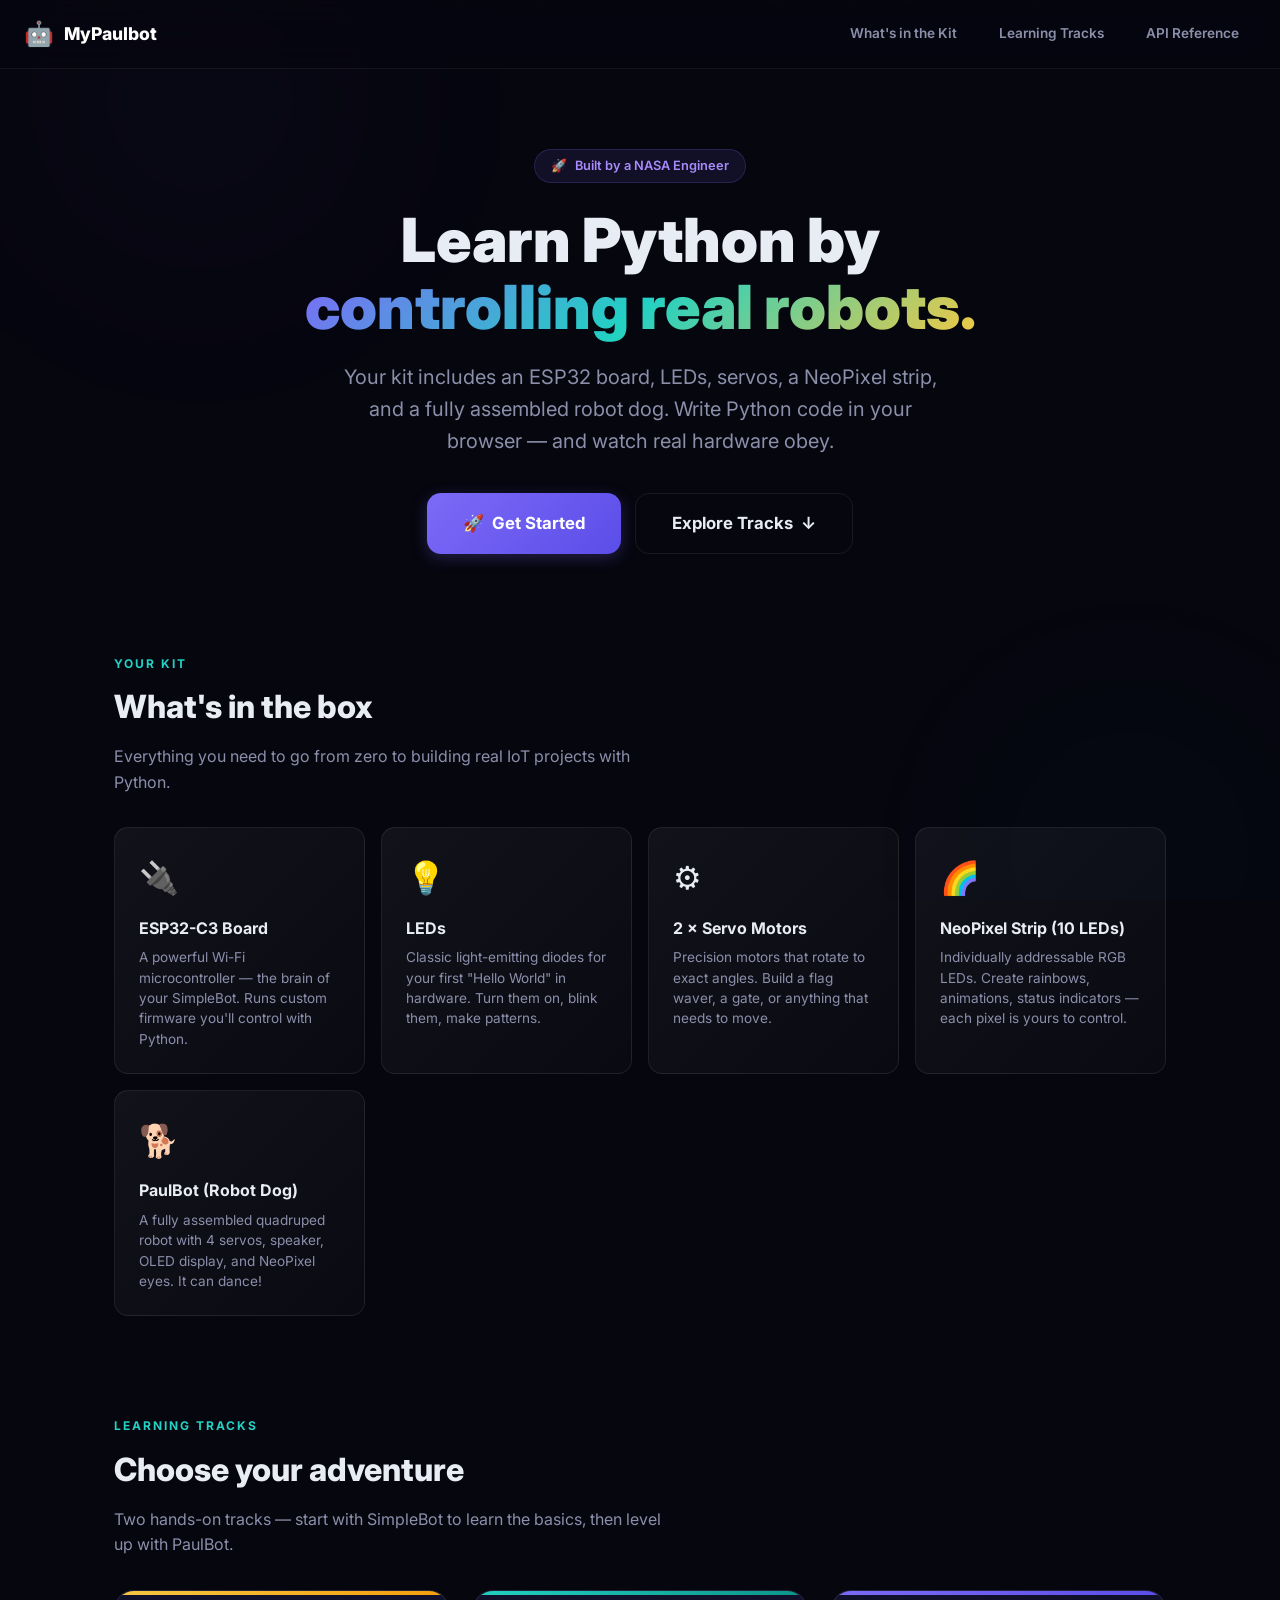
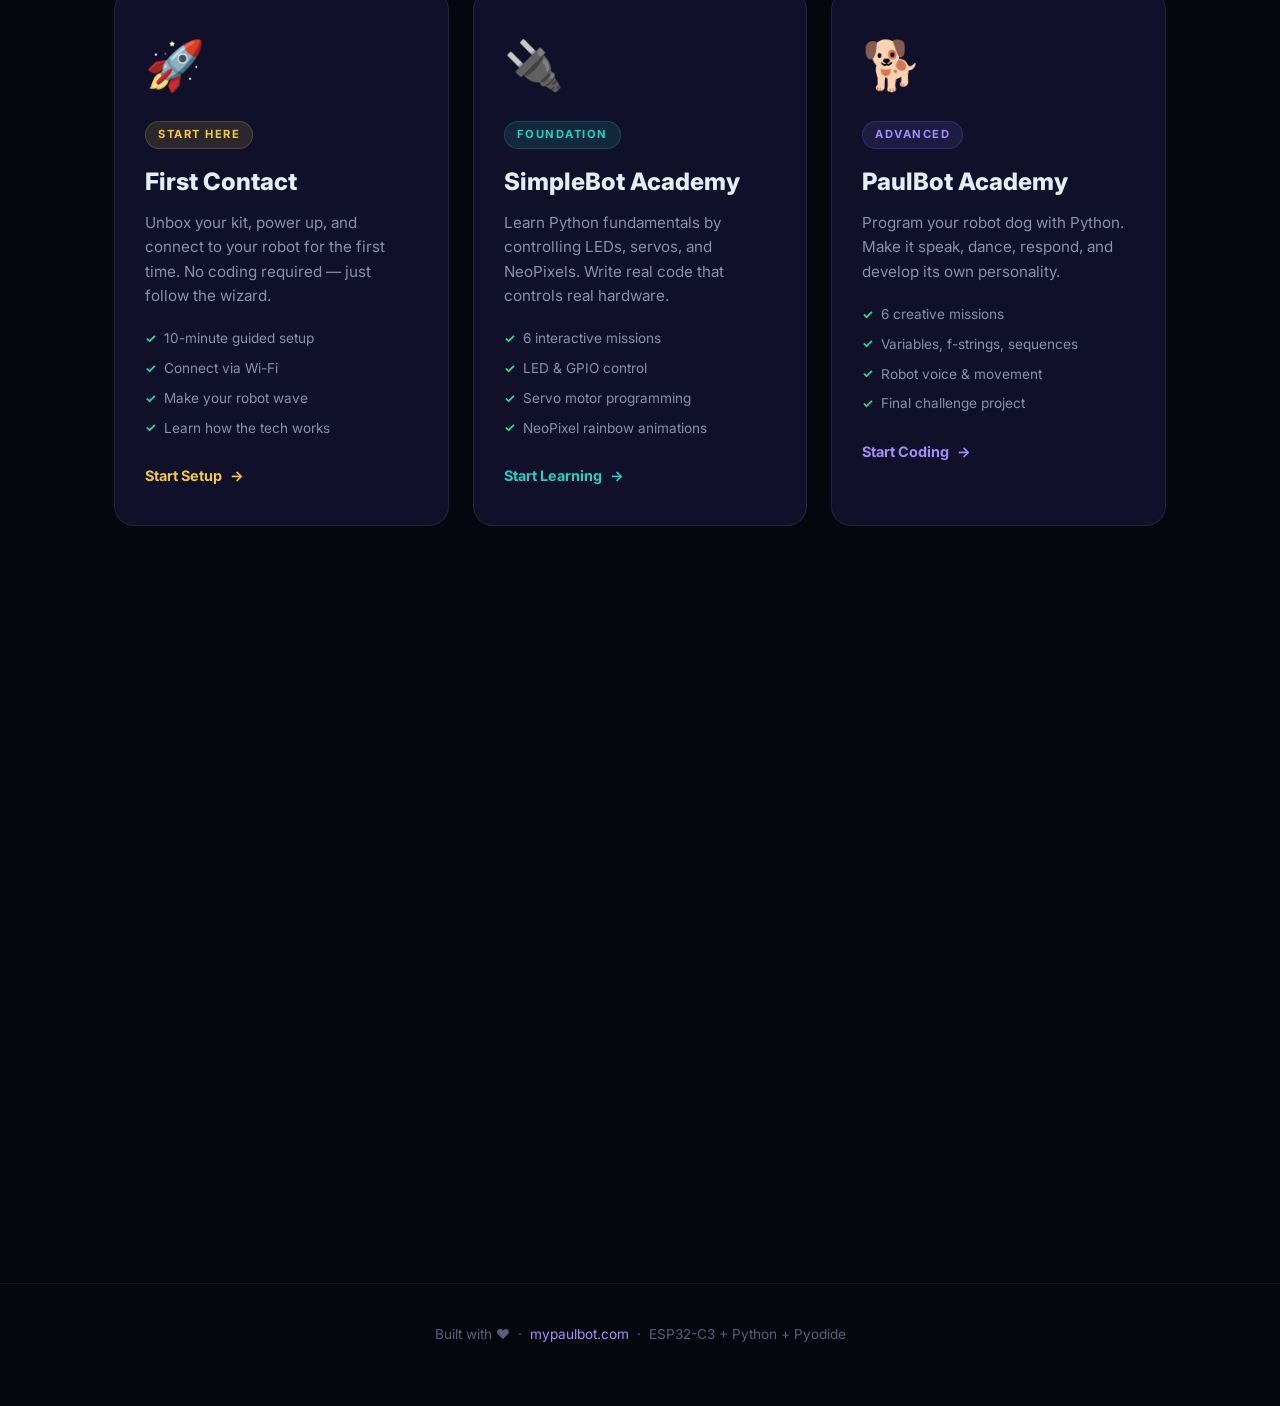
<file: index.html>
<!DOCTYPE html>
<html lang="en">
<head>
  <meta charset="UTF-8">
  <meta name="viewport" content="width=device-width, initial-scale=1.0">
  <meta name="description" content="MyPaulbot — Learn Python by controlling real robots. A hands-on STEM kit with LEDs, servos, NeoPixels, and a robot dog. Built by a NASA engineer.">
  <title>MyPaulbot — Learn Python with Real Robots</title>
  <link rel="stylesheet" href="styles.css">
  <link rel="icon" href="data:image/svg+xml,<svg xmlns='http://www.w3.org/2000/svg' viewBox='0 0 100 100'><text y='.9em' font-size='90'>🤖</text></svg>">
</head>
<body>

  <!-- Animated background -->
  <div class="bg-stars" aria-hidden="true"></div>
  <div class="float-dots" id="float-dots" aria-hidden="true"></div>

  <!-- ====== NAV ====== -->
  <nav class="hub-nav" id="hub-nav">
    <div class="hub-nav-brand">
      <span class="logo-icon">🤖</span>
      <span>MyPaulbot</span>
    </div>
    <div class="hub-nav-links">
      <a href="#kit" class="hub-nav-link">What's in the Kit</a>
      <a href="#tracks" class="hub-nav-link">Learning Tracks</a>
      <a href="#api" class="hub-nav-link">API Reference</a>
    </div>
  </nav>

  <div class="hub-container">

    <!-- ====== HERO ====== -->
    <section class="hero" id="hero">
      <div class="hero-badge">
        <span>🚀</span> Built by a NASA Engineer
      </div>

      <h1 class="hero-title">
        Learn Python by<br>
        <span class="gradient-text">controlling real robots.</span>
      </h1>

      <p class="hero-subtitle">
        Your kit includes an ESP32 board, LEDs, servos, a NeoPixel strip, and a fully assembled robot dog.
        Write Python code in your browser — and watch real hardware obey.
      </p>

      <div class="hero-cta-row">
        <a href="onboarding/index.html" class="btn btn-primary btn-large btn-pulse" id="btn-get-started">
          <span>🚀</span> Get Started
        </a>
        <a href="#tracks" class="btn btn-outline btn-large">
          Explore Tracks <span>↓</span>
        </a>
      </div>
    </section>

    <!-- ====== KIT INVENTORY ====== -->
    <section class="kit-section" id="kit" data-reveal>
      <div class="section-label">Your Kit</div>
      <h2 class="section-title">What's in the box</h2>
      <p class="section-subtitle">Everything you need to go from zero to building real IoT projects with Python.</p>

      <div class="kit-grid">
        <div class="kit-card" data-reveal>
          <div class="kit-card-icon">🔌</div>
          <div class="kit-card-title">ESP32-C3 Board</div>
          <div class="kit-card-desc">A powerful Wi-Fi microcontroller — the brain of your SimpleBot. Runs custom firmware you'll control with Python.</div>
        </div>
        <div class="kit-card" data-reveal>
          <div class="kit-card-icon">💡</div>
          <div class="kit-card-title">LEDs</div>
          <div class="kit-card-desc">Classic light-emitting diodes for your first "Hello World" in hardware. Turn them on, blink them, make patterns.</div>
        </div>
        <div class="kit-card" data-reveal>
          <div class="kit-card-icon">⚙️</div>
          <div class="kit-card-title">2 × Servo Motors</div>
          <div class="kit-card-desc">Precision motors that rotate to exact angles. Build a flag waver, a gate, or anything that needs to move.</div>
        </div>
        <div class="kit-card" data-reveal>
          <div class="kit-card-icon">🌈</div>
          <div class="kit-card-title">NeoPixel Strip (10 LEDs)</div>
          <div class="kit-card-desc">Individually addressable RGB LEDs. Create rainbows, animations, status indicators — each pixel is yours to control.</div>
        </div>
        <div class="kit-card" data-reveal>
          <div class="kit-card-icon">🐕</div>
          <div class="kit-card-title">PaulBot (Robot Dog)</div>
          <div class="kit-card-desc">A fully assembled quadruped robot with 4 servos, speaker, OLED display, and NeoPixel eyes. It can dance!</div>
        </div>
      </div>
    </section>

    <!-- ====== LEARNING TRACKS ====== -->
    <section class="tracks-section" id="tracks" data-reveal>
      <div class="section-label">Learning Tracks</div>
      <h2 class="section-title">Choose your adventure</h2>
      <p class="section-subtitle">Two hands-on tracks — start with SimpleBot to learn the basics, then level up with PaulBot.</p>

      <div class="tracks-grid">

        <!-- Track: First Contact -->
        <a href="onboarding/index.html" class="track-card track-card--onboarding" data-reveal>
          <span class="track-card-emoji">🚀</span>
          <span class="track-card-badge">Start Here</span>
          <h3 class="track-card-title">First Contact</h3>
          <p class="track-card-desc">
            Unbox your kit, power up, and connect to your robot for the first time. No coding required — just follow the wizard.
          </p>
          <ul class="track-card-features">
            <li>10-minute guided setup</li>
            <li>Connect via Wi-Fi</li>
            <li>Make your robot wave</li>
            <li>Learn how the tech works</li>
          </ul>
          <span class="track-card-cta">Start Setup <span>→</span></span>
        </a>

        <!-- Track: SimpleBot -->
        <a href="simplebot/index.html" class="track-card track-card--simplebot" data-reveal>
          <span class="track-card-emoji">🔌</span>
          <span class="track-card-badge">Foundation</span>
          <h3 class="track-card-title">SimpleBot Academy</h3>
          <p class="track-card-desc">
            Learn Python fundamentals by controlling LEDs, servos, and NeoPixels. Write real code that controls real hardware.
          </p>
          <ul class="track-card-features">
            <li>6 interactive missions</li>
            <li>LED & GPIO control</li>
            <li>Servo motor programming</li>
            <li>NeoPixel rainbow animations</li>
          </ul>
          <span class="track-card-cta">Start Learning <span>→</span></span>
        </a>

        <!-- Track: PaulBot -->
        <a href="paulbot/index.html" class="track-card track-card--paulbot" data-reveal>
          <span class="track-card-emoji">🐕</span>
          <span class="track-card-badge">Advanced</span>
          <h3 class="track-card-title">PaulBot Academy</h3>
          <p class="track-card-desc">
            Program your robot dog with Python. Make it speak, dance, respond, and develop its own personality.
          </p>
          <ul class="track-card-features">
            <li>6 creative missions</li>
            <li>Variables, f-strings, sequences</li>
            <li>Robot voice & movement</li>
            <li>Final challenge project</li>
          </ul>
          <span class="track-card-cta">Start Coding <span>→</span></span>
        </a>

      </div>
    </section>

    <!-- ====== API QUICK REFERENCE ====== -->
    <section class="api-section" id="api" data-reveal>
      <div class="section-label">Quick Reference</div>
      <h2 class="section-title">API Cheat Sheet</h2>
      <p class="section-subtitle">HTTP endpoints your Python code calls under the hood. Works from any browser.</p>

      <div class="api-grid">
        <div class="api-card" data-reveal>
          <div class="api-card-title">💡 LED Control</div>
          <ul class="api-card-list">
            <li><code>GET /l1on</code> — Turn LED on</li>
            <li><code>GET /l1off</code> — Turn LED off</li>
            <li><code>GET /toggle</code> — Toggle LED</li>
          </ul>
        </div>
        <div class="api-card" data-reveal>
          <div class="api-card-title">⚙️ Servo Control</div>
          <ul class="api-card-list">
            <li><code>GET /servo?num=1&amp;angle=90</code> — Move servo</li>
            <li><code>GET /s1on</code> / <code>GET /s1off</code> — Quick action</li>
            <li><code>GET /s1_120</code> — Set angle directly</li>
          </ul>
        </div>
        <div class="api-card" data-reveal>
          <div class="api-card-title">🌈 NeoPixel</div>
          <ul class="api-card-list">
            <li><code>GET /neopixel?pixel=0&amp;r=255&amp;g=0&amp;b=0</code></li>
            <li><code>GET /neopixel_all?r=0&amp;g=255&amp;b=0</code></li>
            <li><code>GET /neopixel_clear</code></li>
          </ul>
        </div>
        <div class="api-card" data-reveal>
          <div class="api-card-title">🕒 Scheduling</div>
          <ul class="api-card-list">
            <li><code>GET /schedule?action=toggle&amp;delay=5</code></li>
            <li><code>GET /schedule?action=l1on&amp;at=1714000000</code></li>
            <li><code>GET /status</code> / <code>GET /time</code></li>
          </ul>
        </div>
      </div>
    </section>

  </div><!-- end .hub-container -->

  <!-- ====== FOOTER ====== -->
  <footer class="hub-footer">
    <p class="hub-footer-text">
      Built with ❤️ &nbsp;·&nbsp; 
      <a href="https://mypaulbot.com">mypaulbot.com</a> &nbsp;·&nbsp; 
      ESP32-C3 + Python + Pyodide
    </p>
  </footer>

  <script src="app.js"></script>
</body>
</html>
</file>
<file: styles.css>
/* ═══════════════════════════════════════════════════════════
   MyPaulbot.com — Shared Design System
   Deep-space dark theme · Premium typography · Glassmorphism
   ═══════════════════════════════════════════════════════════ */

/* ── Fonts ───────────────────────────────────────────────── */
@import url('https://fonts.googleapis.com/css2?family=Inter:wght@400;500;600;700;800;900&family=JetBrains+Mono:wght@400;500;600&display=swap');

/* ── Design Tokens ───────────────────────────────────────── */
:root {
  /* Palette */
  --bg-deep:        #06060f;
  --bg-primary:     #0a0a1a;
  --bg-surface:     #10102a;
  --bg-card:        #13133a;
  --bg-hover:       #1a1a4a;
  --bg-input:       #0d0d24;

  --border-subtle:  rgba(255, 255, 255, 0.06);
  --border-card:    rgba(255, 255, 255, 0.08);
  --border-focus:   rgba(124, 106, 247, 0.5);

  --text-primary:   #e8ecf4;
  --text-secondary: #8b8faa;
  --text-muted:     #5a5e78;
  --text-bright:    #ffffff;

  --accent-purple:  #7c6af7;
  --accent-purple-light: #a78bfa;
  --accent-purple-dark:  #5b4de8;
  --accent-teal:    #22d1c3;
  --accent-teal-light:   #5eead4;
  --accent-teal-dark:    #0d9488;
  --accent-gold:    #f5c842;
  --accent-gold-light:   #fde68a;
  --accent-pink:    #f472b6;
  --accent-green:   #34d399;
  --accent-red:     #f87171;

  --gradient-hero:     linear-gradient(135deg, #7c6af7 0%, #22d1c3 50%, #f5c842 100%);
  --gradient-button:   linear-gradient(135deg, #7c6af7, #5b4de8);
  --gradient-teal:     linear-gradient(135deg, #22d1c3, #0d9488);
  --gradient-gold:     linear-gradient(135deg, #f5c842, #f59e0b);
  --gradient-glass:    linear-gradient(135deg, rgba(255,255,255,0.05), rgba(255,255,255,0.02));

  --shadow-sm:   0 2px 8px rgba(0, 0, 0, 0.3);
  --shadow-md:   0 4px 20px rgba(0, 0, 0, 0.4);
  --shadow-lg:   0 8px 40px rgba(0, 0, 0, 0.5);
  --shadow-glow-purple: 0 0 30px rgba(124, 106, 247, 0.15);
  --shadow-glow-teal:   0 0 30px rgba(34, 209, 195, 0.15);

  --radius-sm: 8px;
  --radius-md: 14px;
  --radius-lg: 20px;
  --radius-xl: 28px;

  --font-body: 'Inter', system-ui, -apple-system, sans-serif;
  --font-mono: 'JetBrains Mono', 'Fira Code', monospace;

  --transition-fast: 0.15s ease;
  --transition-base: 0.25s ease;
  --transition-slow: 0.4s cubic-bezier(0.4, 0, 0.2, 1);
}

/* ── Reset & Base ────────────────────────────────────────── */
*, *::before, *::after {
  box-sizing: border-box;
  margin: 0;
  padding: 0;
}

html {
  font-size: 16px;
  -webkit-font-smoothing: antialiased;
  -moz-osx-font-smoothing: grayscale;
  scroll-behavior: smooth;
}

body {
  font-family: var(--font-body);
  background: var(--bg-deep);
  color: var(--text-primary);
  line-height: 1.6;
  min-height: 100vh;
  overflow-x: hidden;
}

a {
  color: var(--accent-teal);
  text-decoration: none;
  transition: color var(--transition-fast);
}
a:hover { color: var(--accent-teal-light); }

code {
  font-family: var(--font-mono);
  background: rgba(124, 106, 247, 0.12);
  color: var(--accent-purple-light);
  padding: 2px 7px;
  border-radius: 5px;
  font-size: 0.88em;
}

/* ── Animated Background ─────────────────────────────────── */
.bg-stars {
  position: fixed;
  inset: 0;
  z-index: 0;
  pointer-events: none;
  overflow: hidden;
}

.bg-stars::before,
.bg-stars::after {
  content: '';
  position: absolute;
  border-radius: 50%;
  filter: blur(100px);
  opacity: 0.3;
  animation: float-orb 20s ease-in-out infinite alternate;
}

.bg-stars::before {
  width: 600px; height: 600px;
  background: radial-gradient(circle, rgba(124,106,247,0.15), transparent 70%);
  top: -200px; left: -100px;
}

.bg-stars::after {
  width: 500px; height: 500px;
  background: radial-gradient(circle, rgba(34,209,195,0.12), transparent 70%);
  bottom: -200px; right: -100px;
  animation-delay: -10s;
}

@keyframes float-orb {
  0%   { transform: translate(0, 0) scale(1); }
  100% { transform: translate(80px, 60px) scale(1.2); }
}

/* ── Floating Dots ───────────────────────────────────────── */
.float-dots {
  position: fixed;
  inset: 0;
  z-index: 0;
  pointer-events: none;
}

.float-dot {
  position: absolute;
  width: 3px; height: 3px;
  background: rgba(255, 255, 255, 0.15);
  border-radius: 50%;
  animation: drift linear infinite;
}

@keyframes drift {
  0%   { transform: translateY(100vh) scale(0); opacity: 0; }
  10%  { opacity: 1; }
  90%  { opacity: 1; }
  100% { transform: translateY(-20px) scale(1); opacity: 0; }
}

/* ── Layout ──────────────────────────────────────────────── */
.hub-container {
  position: relative;
  z-index: 1;
  max-width: 1100px;
  margin: 0 auto;
  padding: 0 24px;
}

/* ── Navigation Bar ──────────────────────────────────────── */
.hub-nav {
  position: sticky;
  top: 0;
  z-index: 100;
  backdrop-filter: blur(20px) saturate(1.4);
  -webkit-backdrop-filter: blur(20px) saturate(1.4);
  background: rgba(6, 6, 15, 0.7);
  border-bottom: 1px solid var(--border-subtle);
  padding: 14px 24px;
  display: flex;
  align-items: center;
  justify-content: space-between;
}

.hub-nav-brand {
  display: flex;
  align-items: center;
  gap: 10px;
  font-weight: 800;
  font-size: 1.1rem;
  color: var(--text-bright);
}

.hub-nav-brand .logo-icon {
  font-size: 1.5rem;
}

.hub-nav-links {
  display: flex;
  gap: 8px;
}

.hub-nav-link {
  padding: 8px 16px;
  border-radius: var(--radius-sm);
  font-size: 0.85rem;
  font-weight: 600;
  color: var(--text-secondary);
  transition: all var(--transition-fast);
  border: 1px solid transparent;
}

.hub-nav-link:hover {
  color: var(--text-primary);
  background: rgba(255,255,255,0.05);
}

.hub-nav-link.active {
  color: var(--accent-purple-light);
  border-color: var(--border-focus);
  background: rgba(124, 106, 247, 0.08);
}

/* ── Hero Section ────────────────────────────────────────── */
.hero {
  text-align: center;
  padding: 80px 0 60px;
}

.hero-badge {
  display: inline-flex;
  align-items: center;
  gap: 8px;
  background: rgba(124, 106, 247, 0.1);
  border: 1px solid rgba(124, 106, 247, 0.2);
  padding: 6px 16px;
  border-radius: 100px;
  font-size: 0.8rem;
  font-weight: 600;
  color: var(--accent-purple-light);
  margin-bottom: 24px;
  animation: fade-in 0.8s ease both;
}

.hero-title {
  font-size: clamp(2.2rem, 6vw, 3.8rem);
  font-weight: 900;
  line-height: 1.1;
  margin-bottom: 20px;
  animation: fade-in-up 0.8s ease 0.1s both;
}

.hero-title .gradient-text {
  background: var(--gradient-hero);
  -webkit-background-clip: text;
  -webkit-text-fill-color: transparent;
  background-clip: text;
}

.hero-subtitle {
  font-size: clamp(1rem, 2.5vw, 1.25rem);
  color: var(--text-secondary);
  max-width: 600px;
  margin: 0 auto 36px;
  animation: fade-in-up 0.8s ease 0.2s both;
}

.hero-cta-row {
  display: flex;
  justify-content: center;
  gap: 14px;
  flex-wrap: wrap;
  animation: fade-in-up 0.8s ease 0.3s both;
}

@keyframes fade-in {
  from { opacity: 0; }
  to   { opacity: 1; }
}

@keyframes fade-in-up {
  from { opacity: 0; transform: translateY(20px); }
  to   { opacity: 1; transform: translateY(0); }
}

/* ── Kit Inventory ───────────────────────────────────────── */
.kit-section {
  padding: 40px 0 60px;
}

.section-label {
  font-size: 0.75rem;
  font-weight: 700;
  text-transform: uppercase;
  letter-spacing: 2px;
  color: var(--accent-teal);
  margin-bottom: 8px;
}

.section-title {
  font-size: clamp(1.5rem, 3.5vw, 2rem);
  font-weight: 800;
  margin-bottom: 12px;
}

.section-subtitle {
  color: var(--text-secondary);
  margin-bottom: 32px;
  max-width: 550px;
}

.kit-grid {
  display: grid;
  grid-template-columns: repeat(auto-fit, minmax(220px, 1fr));
  gap: 16px;
}

.kit-card {
  background: var(--gradient-glass);
  border: 1px solid var(--border-card);
  border-radius: var(--radius-md);
  padding: 24px;
  transition: all var(--transition-base);
  position: relative;
  overflow: hidden;
}

.kit-card::before {
  content: '';
  position: absolute;
  top: 0; left: 0; right: 0;
  height: 3px;
  background: var(--gradient-hero);
  opacity: 0;
  transition: opacity var(--transition-base);
}

.kit-card:hover {
  border-color: rgba(124, 106, 247, 0.2);
  transform: translateY(-4px);
  box-shadow: var(--shadow-glow-purple);
}

.kit-card:hover::before { opacity: 1; }

.kit-card-icon {
  font-size: 2rem;
  margin-bottom: 12px;
}

.kit-card-title {
  font-weight: 700;
  font-size: 1rem;
  margin-bottom: 6px;
}

.kit-card-desc {
  font-size: 0.85rem;
  color: var(--text-secondary);
  line-height: 1.5;
}

/* ── Track Cards ─────────────────────────────────────────── */
.tracks-section {
  padding: 40px 0 60px;
}

.tracks-grid {
  display: grid;
  grid-template-columns: repeat(auto-fit, minmax(320px, 1fr));
  gap: 24px;
}

.track-card {
  position: relative;
  background: var(--bg-surface);
  border: 1px solid var(--border-card);
  border-radius: var(--radius-lg);
  padding: 36px 30px;
  overflow: hidden;
  transition: all var(--transition-slow);
  cursor: pointer;
  text-decoration: none;
  color: inherit;
  display: block;
}

.track-card::before {
  content: '';
  position: absolute;
  top: 0; left: 0; right: 0;
  height: 4px;
  transition: height var(--transition-slow);
}

.track-card--simplebot::before { background: var(--gradient-teal); }
.track-card--paulbot::before { background: var(--gradient-button); }
.track-card--onboarding::before { background: var(--gradient-gold); }

.track-card:hover {
  transform: translateY(-6px);
  border-color: rgba(255, 255, 255, 0.12);
}

.track-card:hover::before { height: 6px; }

.track-card--simplebot:hover { box-shadow: var(--shadow-glow-teal); }
.track-card--paulbot:hover { box-shadow: var(--shadow-glow-purple); }

.track-card-emoji {
  font-size: 3rem;
  margin-bottom: 16px;
  display: block;
}

.track-card-badge {
  display: inline-block;
  font-size: 0.7rem;
  font-weight: 700;
  text-transform: uppercase;
  letter-spacing: 1.5px;
  padding: 4px 12px;
  border-radius: 100px;
  margin-bottom: 14px;
}

.track-card--simplebot .track-card-badge {
  background: rgba(34, 209, 195, 0.12);
  color: var(--accent-teal);
  border: 1px solid rgba(34, 209, 195, 0.2);
}

.track-card--paulbot .track-card-badge {
  background: rgba(124, 106, 247, 0.12);
  color: var(--accent-purple-light);
  border: 1px solid rgba(124, 106, 247, 0.2);
}

.track-card--onboarding .track-card-badge {
  background: rgba(245, 200, 66, 0.12);
  color: var(--accent-gold);
  border: 1px solid rgba(245, 200, 66, 0.2);
}

.track-card-title {
  font-size: 1.5rem;
  font-weight: 800;
  margin-bottom: 10px;
}

.track-card-desc {
  color: var(--text-secondary);
  font-size: 0.95rem;
  margin-bottom: 20px;
  line-height: 1.6;
}

.track-card-features {
  list-style: none;
  display: flex;
  flex-direction: column;
  gap: 8px;
  margin-bottom: 24px;
}

.track-card-features li {
  font-size: 0.85rem;
  color: var(--text-secondary);
  display: flex;
  align-items: center;
  gap: 8px;
}

.track-card-features li::before {
  content: '✓';
  color: var(--accent-green);
  font-weight: 700;
  font-size: 0.8rem;
}

.track-card-cta {
  display: inline-flex;
  align-items: center;
  gap: 8px;
  font-weight: 700;
  font-size: 0.9rem;
  color: var(--accent-teal);
  transition: gap var(--transition-fast);
}

.track-card--paulbot .track-card-cta { color: var(--accent-purple-light); }
.track-card--onboarding .track-card-cta { color: var(--accent-gold); }

.track-card:hover .track-card-cta { gap: 14px; }

/* ── API Cheat Sheet ─────────────────────────────────────── */
.api-section {
  padding: 40px 0 60px;
}

.api-grid {
  display: grid;
  grid-template-columns: repeat(auto-fit, minmax(300px, 1fr));
  gap: 16px;
}

.api-card {
  background: var(--bg-surface);
  border: 1px solid var(--border-card);
  border-radius: var(--radius-md);
  padding: 24px;
}

.api-card-title {
  font-weight: 700;
  font-size: 0.95rem;
  margin-bottom: 12px;
  display: flex;
  align-items: center;
  gap: 8px;
}

.api-card-list {
  list-style: none;
  display: flex;
  flex-direction: column;
  gap: 6px;
}

.api-card-list li {
  font-family: var(--font-mono);
  font-size: 0.8rem;
  color: var(--text-secondary);
  padding: 4px 0;
}

.api-card-list code {
  color: var(--accent-teal);
  background: none;
  padding: 0;
}

/* ── Buttons ─────────────────────────────────────────────── */
.btn {
  display: inline-flex;
  align-items: center;
  justify-content: center;
  gap: 8px;
  padding: 12px 28px;
  border: none;
  border-radius: var(--radius-sm);
  font-family: var(--font-body);
  font-size: 0.95rem;
  font-weight: 700;
  cursor: pointer;
  transition: all var(--transition-base);
  text-decoration: none;
  white-space: nowrap;
}

.btn-primary {
  background: var(--gradient-button);
  color: #fff;
  box-shadow: 0 4px 15px rgba(124, 106, 247, 0.25);
}
.btn-primary:hover {
  transform: translateY(-2px);
  box-shadow: 0 6px 25px rgba(124, 106, 247, 0.35);
  color: #fff;
}
.btn-primary:active {
  transform: scale(0.97);
}

.btn-teal {
  background: var(--gradient-teal);
  color: #fff;
  box-shadow: 0 4px 15px rgba(34, 209, 195, 0.2);
}
.btn-teal:hover {
  transform: translateY(-2px);
  box-shadow: 0 6px 25px rgba(34, 209, 195, 0.3);
  color: #fff;
}

.btn-outline {
  background: transparent;
  color: var(--text-primary);
  border: 1px solid var(--border-card);
}
.btn-outline:hover {
  background: rgba(255, 255, 255, 0.05);
  border-color: rgba(255, 255, 255, 0.15);
  color: var(--text-bright);
}

.btn-large {
  padding: 16px 36px;
  font-size: 1.05rem;
  border-radius: var(--radius-md);
}

.btn-pulse {
  animation: pulse-glow 2s ease-in-out infinite;
}

@keyframes pulse-glow {
  0%, 100% { box-shadow: 0 4px 15px rgba(124, 106, 247, 0.25); }
  50%      { box-shadow: 0 4px 30px rgba(124, 106, 247, 0.45); }
}

/* ── Footer ──────────────────────────────────────────────── */
.hub-footer {
  text-align: center;
  padding: 40px 24px 60px;
  border-top: 1px solid var(--border-subtle);
  margin-top: 40px;
}

.hub-footer-text {
  font-size: 0.85rem;
  color: var(--text-muted);
}

.hub-footer-text a {
  color: var(--accent-purple-light);
}

/* ── Scroll Reveal ───────────────────────────────────────── */
[data-reveal] {
  opacity: 0;
  transform: translateY(30px);
  transition: opacity 0.6s ease, transform 0.6s ease;
}

[data-reveal].visible {
  opacity: 1;
  transform: translateY(0);
}

/* ── Responsive ──────────────────────────────────────────── */
@media (max-width: 768px) {
  .hub-nav {
    padding: 12px 16px;
  }
  .hub-nav-links {
    display: none;
  }
  .hero {
    padding: 50px 0 40px;
  }
  .hero-cta-row {
    flex-direction: column;
    align-items: center;
  }
  .tracks-grid {
    grid-template-columns: 1fr;
  }
  .kit-grid {
    grid-template-columns: repeat(2, 1fr);
  }
}

@media (max-width: 480px) {
  .kit-grid {
    grid-template-columns: 1fr;
  }
}
</file>
